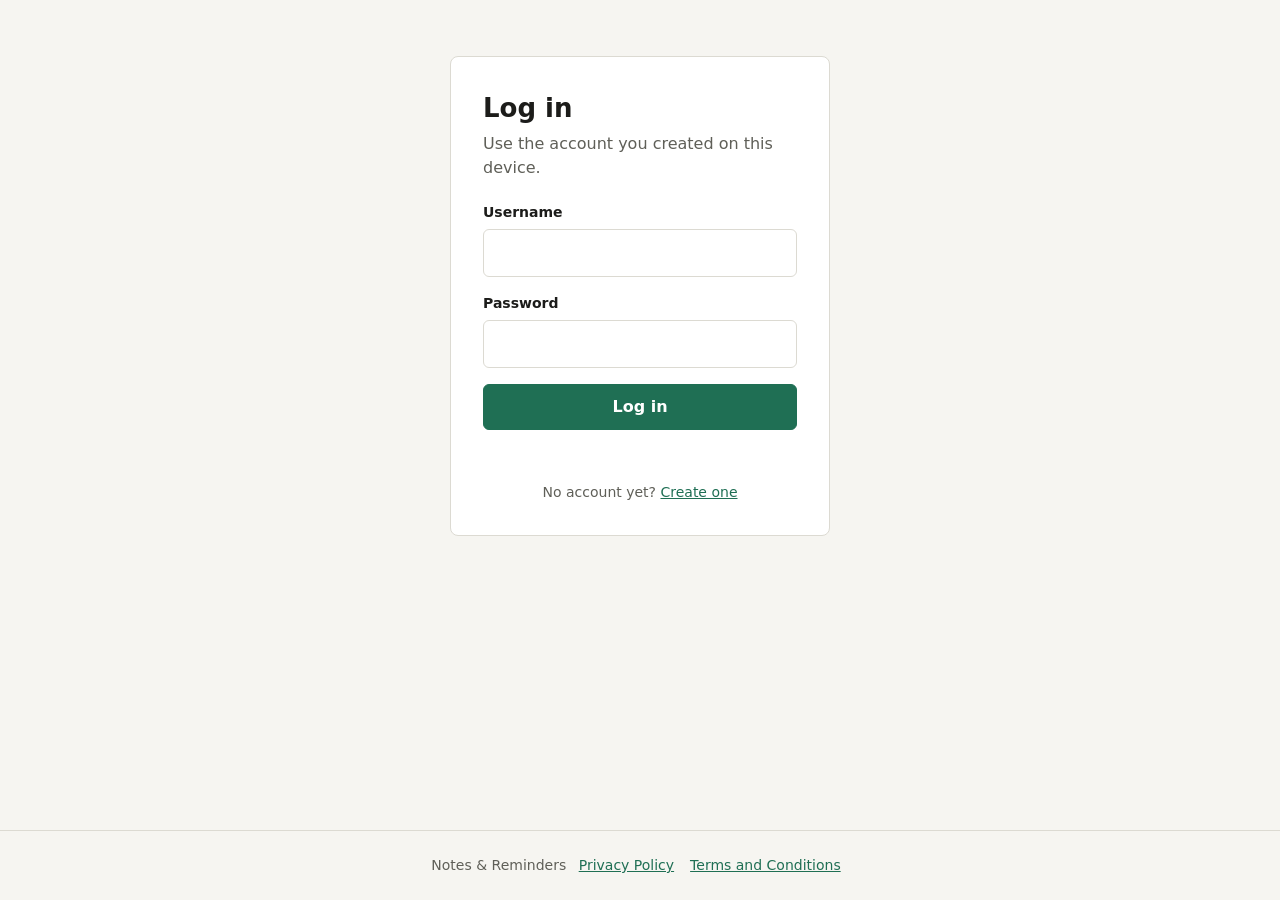
<file: index.html>
<!DOCTYPE html>
<html lang="en">
<head>
<meta charset="UTF-8">
<meta name="viewport" content="width=device-width, initial-scale=1.0">
<title>Notes & Reminders</title>
<link rel="icon" href="favicon.svg" type="image/svg+xml">
<link rel="stylesheet" href="style.css">
</head>
<body data-protected="true">
<header>
  <span class="brand">Notes &amp; Reminders</span>
  <div class="user-section">
    <span id="userGreeting"></span>
    <button class="btn ghost small" onclick="logoutUser()">Log out</button>
  </div>
</header>
<main class="container">
  <section class="welcome">
    <h1>Hello, <span id="dashboardUsername"></span></h1>
    <p id="currentDate"></p>
  </section>
  <section class="stats" aria-label="Summary">
    <div class="stat"><strong id="totalNotes">0</strong><span>Notes</span></div>
    <div class="stat"><strong id="totalReminders">0</strong><span>Reminders</span></div>
    <div class="stat"><strong id="completedReminders">0</strong><span>Completed</span></div>
  </section>
  <section class="section">
    <div class="section-header">
      <div><h2>Notes</h2><p>Write things down and search them.</p></div>
      <button class="btn" onclick="openNoteForm()">Add note</button>
    </div>
    <label for="searchNotes">Search notes</label>
    <input type="search" id="searchNotes" oninput="displayNotes()">
    <div id="notesContainer" class="cards"></div>
  </section>
  <section class="section">
    <div class="section-header">
      <div><h2>Reminders</h2><p>Tasks with a date and time.</p></div>
      <button class="btn" onclick="openReminderForm()">Add reminder</button>
    </div>
    <div id="remindersContainer" class="cards"></div>
  </section>
</main>
<div id="noteModal" class="modal" role="dialog" aria-modal="true" aria-labelledby="noteFormTitle">
  <div class="modal-content">
    <button class="close" onclick="closeNoteForm()" aria-label="Close">&times;</button>
    <h2 id="noteFormTitle">Add note</h2>
    <label for="noteTitle">Title</label>
    <input type="text" id="noteTitle">
    <label for="noteContent">Note</label>
    <textarea id="noteContent" rows="6"></textarea>
    <button class="btn" onclick="saveNote()">Save note</button>
  </div>
</div>
<div id="reminderModal" class="modal" role="dialog" aria-modal="true" aria-labelledby="reminderFormTitle">
  <div class="modal-content">
    <button class="close" onclick="closeReminderForm()" aria-label="Close">&times;</button>
    <h2 id="reminderFormTitle">Add reminder</h2>
    <label for="reminderTitle">Title</label>
    <input type="text" id="reminderTitle">
    <label for="reminderDescription">Description</label>
    <textarea id="reminderDescription" rows="3"></textarea>
    <label for="reminderDate">Date</label>
    <input type="date" id="reminderDate">
    <label for="reminderTime">Time</label>
    <input type="time" id="reminderTime">
    <button class="btn" onclick="saveReminder()">Save reminder</button>
  </div>
</div>
<footer><p>Notes &amp; Reminders <a href="privacy.html">Privacy Policy</a><a href="terms.html">Terms and Conditions</a></p></footer>
<script src="script.js"></script>
</body>
</html>
</file>
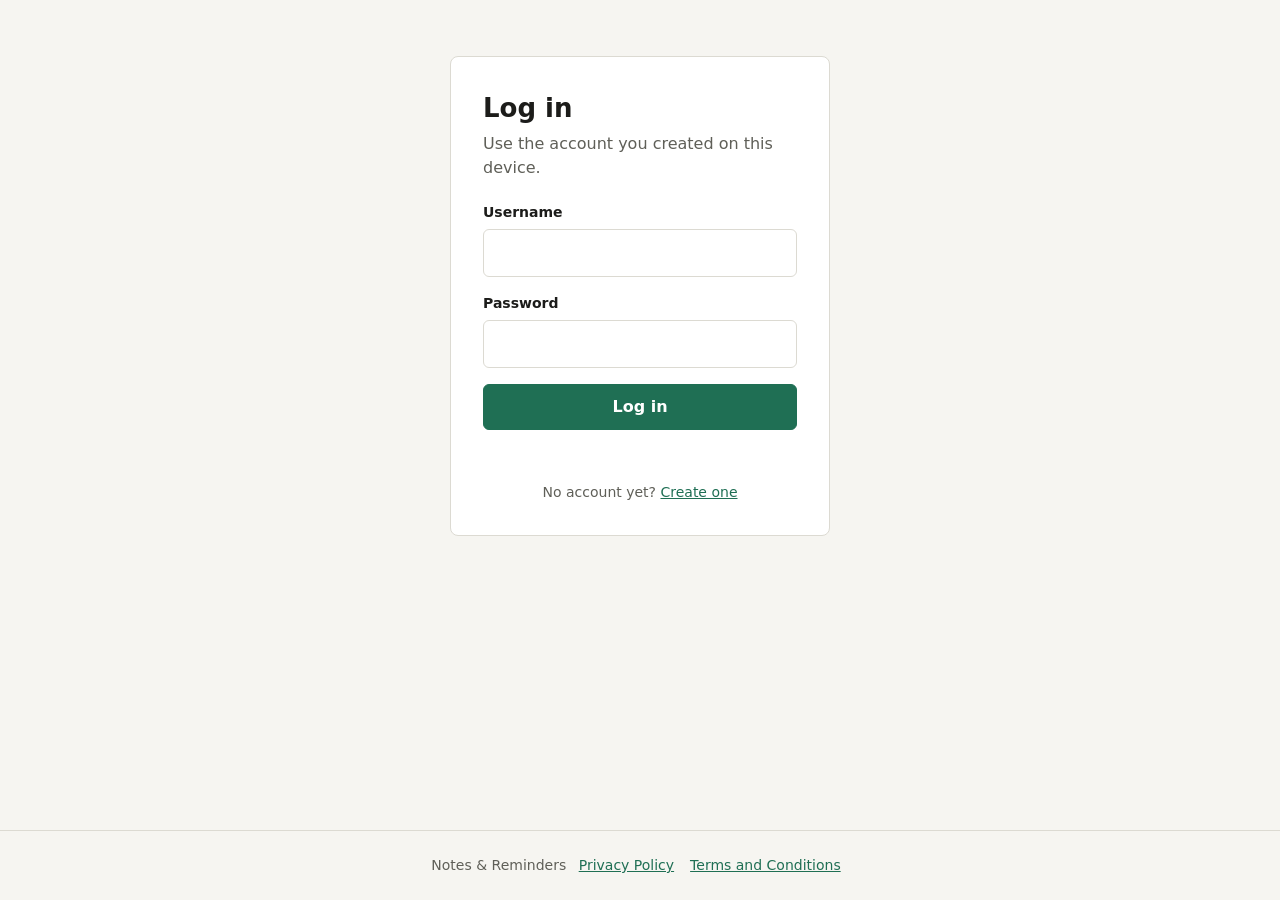
<file: login.html>
<!DOCTYPE html>
<html lang="en">
<head>
<meta charset="UTF-8">
<meta name="viewport" content="width=device-width, initial-scale=1.0">
<title>Log in | Notes & Reminders</title>
<link rel="icon" href="favicon.svg" type="image/svg+xml">
<link rel="stylesheet" href="style.css">
</head>
<body>
<main class="auth">
  <div class="auth-box">
    <h1>Log in</h1>
    <p class="sub">Use the account you created on this device.</p>
    <form onsubmit="loginUser(event)">
      <label for="username">Username</label>
      <input type="text" id="username" autocomplete="username" required>
      <label for="password">Password</label>
      <input type="password" id="password" autocomplete="current-password" required>
      <button type="submit" class="btn block">Log in</button>
    </form>
    <p id="loginMessage" class="message" role="alert"></p>
    <p class="alt">No account yet? <a href="register.html">Create one</a></p>
  </div>
</main>
<footer><p>Notes &amp; Reminders <a href="privacy.html">Privacy Policy</a><a href="terms.html">Terms and Conditions</a></p></footer>
<script src="script.js"></script>
</body>
</html>
</file>
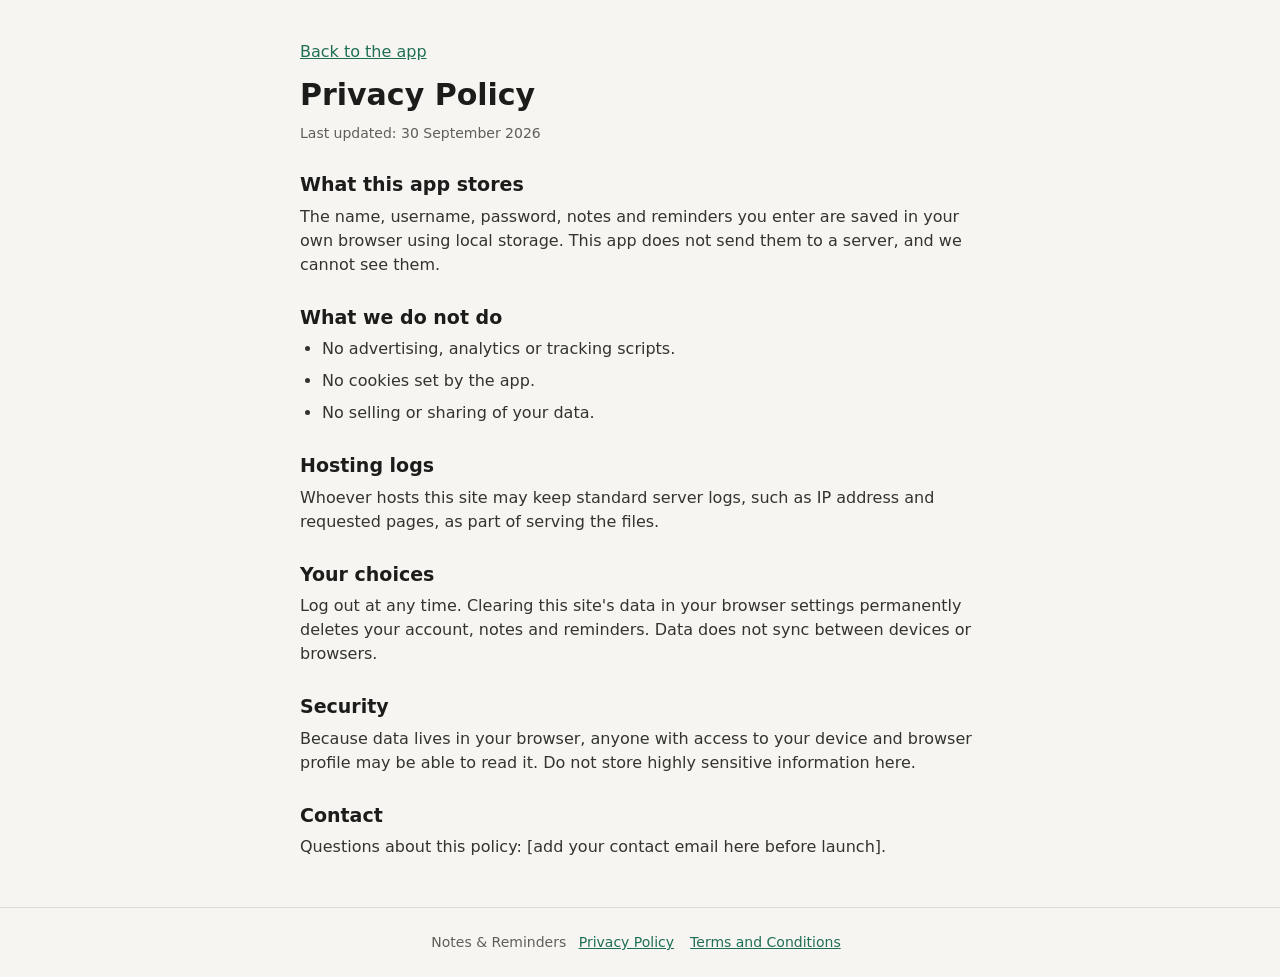
<file: privacy.html>
<!DOCTYPE html>
<html lang="en">
<head>
<meta charset="UTF-8">
<meta name="viewport" content="width=device-width, initial-scale=1.0">
<title>Privacy Policy | Notes & Reminders</title>
<link rel="icon" href="favicon.svg" type="image/svg+xml">
<link rel="stylesheet" href="style.css">
</head>
<body>
<main class="legal">
  <p><a href="login.html">Back to the app</a></p>
  <h1>Privacy Policy</h1>
  <p class="updated">Last updated: 30 September 2026</p>
  <h2>What this app stores</h2>
  <p>The name, username, password, notes and reminders you enter are saved in your own browser using local storage. This app does not send them to a server, and we cannot see them.</p>
  <h2>What we do not do</h2>
  <ul>
    <li>No advertising, analytics or tracking scripts.</li>
    <li>No cookies set by the app.</li>
    <li>No selling or sharing of your data.</li>
  </ul>
  <h2>Hosting logs</h2>
  <p>Whoever hosts this site may keep standard server logs, such as IP address and requested pages, as part of serving the files.</p>
  <h2>Your choices</h2>
  <p>Log out at any time. Clearing this site's data in your browser settings permanently deletes your account, notes and reminders. Data does not sync between devices or browsers.</p>
  <h2>Security</h2>
  <p>Because data lives in your browser, anyone with access to your device and browser profile may be able to read it. Do not store highly sensitive information here.</p>
  <h2>Contact</h2>
  <p>Questions about this policy: [add your contact email here before launch].</p>
</main>
<footer><p>Notes &amp; Reminders <a href="privacy.html">Privacy Policy</a><a href="terms.html">Terms and Conditions</a></p></footer>
</body>
</html>
</file>
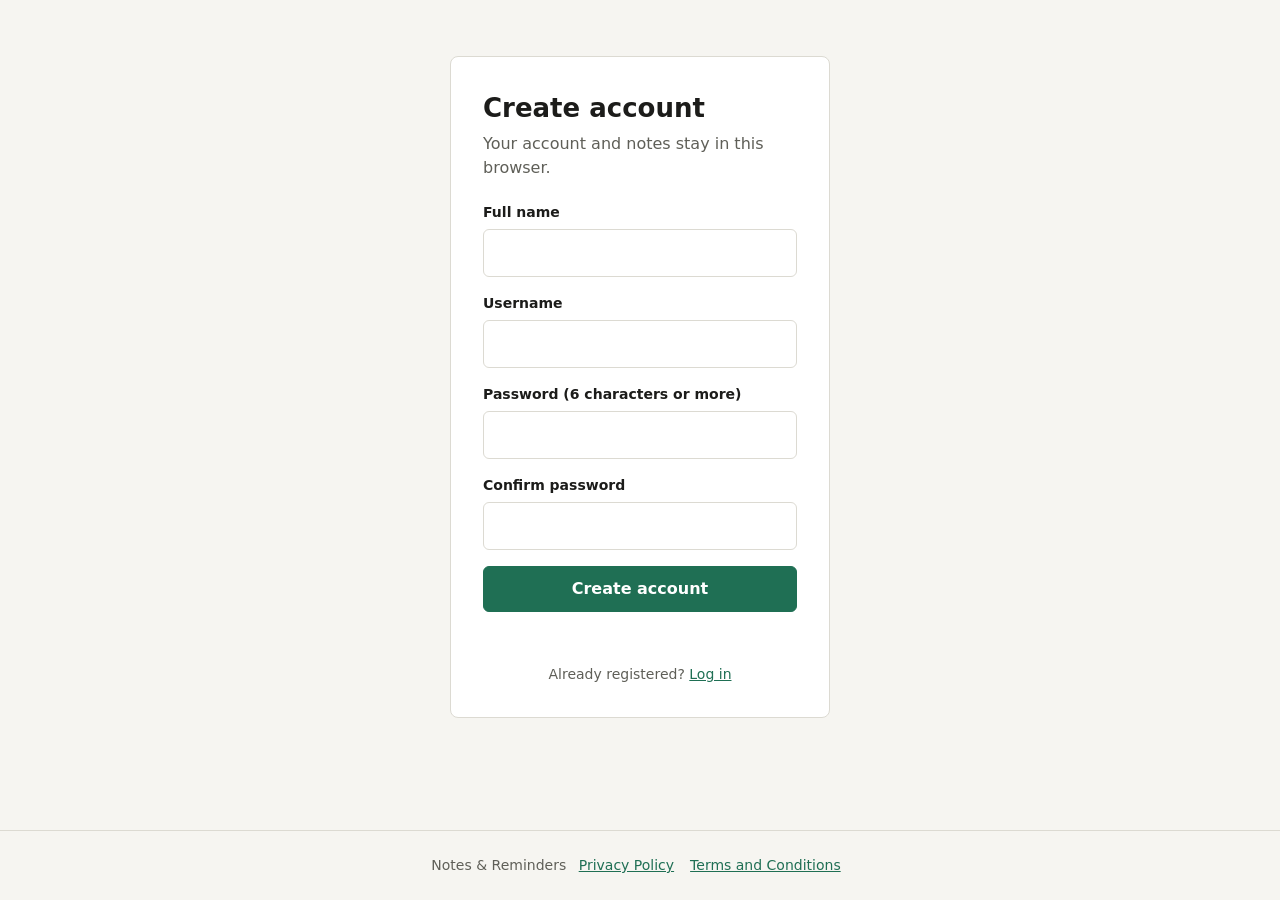
<file: register.html>
<!DOCTYPE html>
<html lang="en">
<head>
<meta charset="UTF-8">
<meta name="viewport" content="width=device-width, initial-scale=1.0">
<title>Create account | Notes & Reminders</title>
<link rel="icon" href="favicon.svg" type="image/svg+xml">
<link rel="stylesheet" href="style.css">
</head>
<body>
<main class="auth">
  <div class="auth-box">
    <h1>Create account</h1>
    <p class="sub">Your account and notes stay in this browser.</p>
    <form onsubmit="registerUser(event)">
      <label for="registerName">Full name</label>
      <input type="text" id="registerName" autocomplete="name" required>
      <label for="registerUsername">Username</label>
      <input type="text" id="registerUsername" autocomplete="username" required>
      <label for="registerPassword">Password (6 characters or more)</label>
      <input type="password" id="registerPassword" autocomplete="new-password" required>
      <label for="confirmPassword">Confirm password</label>
      <input type="password" id="confirmPassword" autocomplete="new-password" required>
      <button type="submit" class="btn block">Create account</button>
    </form>
    <p id="registerMessage" class="message" role="alert"></p>
    <p class="alt">Already registered? <a href="login.html">Log in</a></p>
  </div>
</main>
<footer><p>Notes &amp; Reminders <a href="privacy.html">Privacy Policy</a><a href="terms.html">Terms and Conditions</a></p></footer>
<script src="script.js"></script>
</body>
</html>
</file>
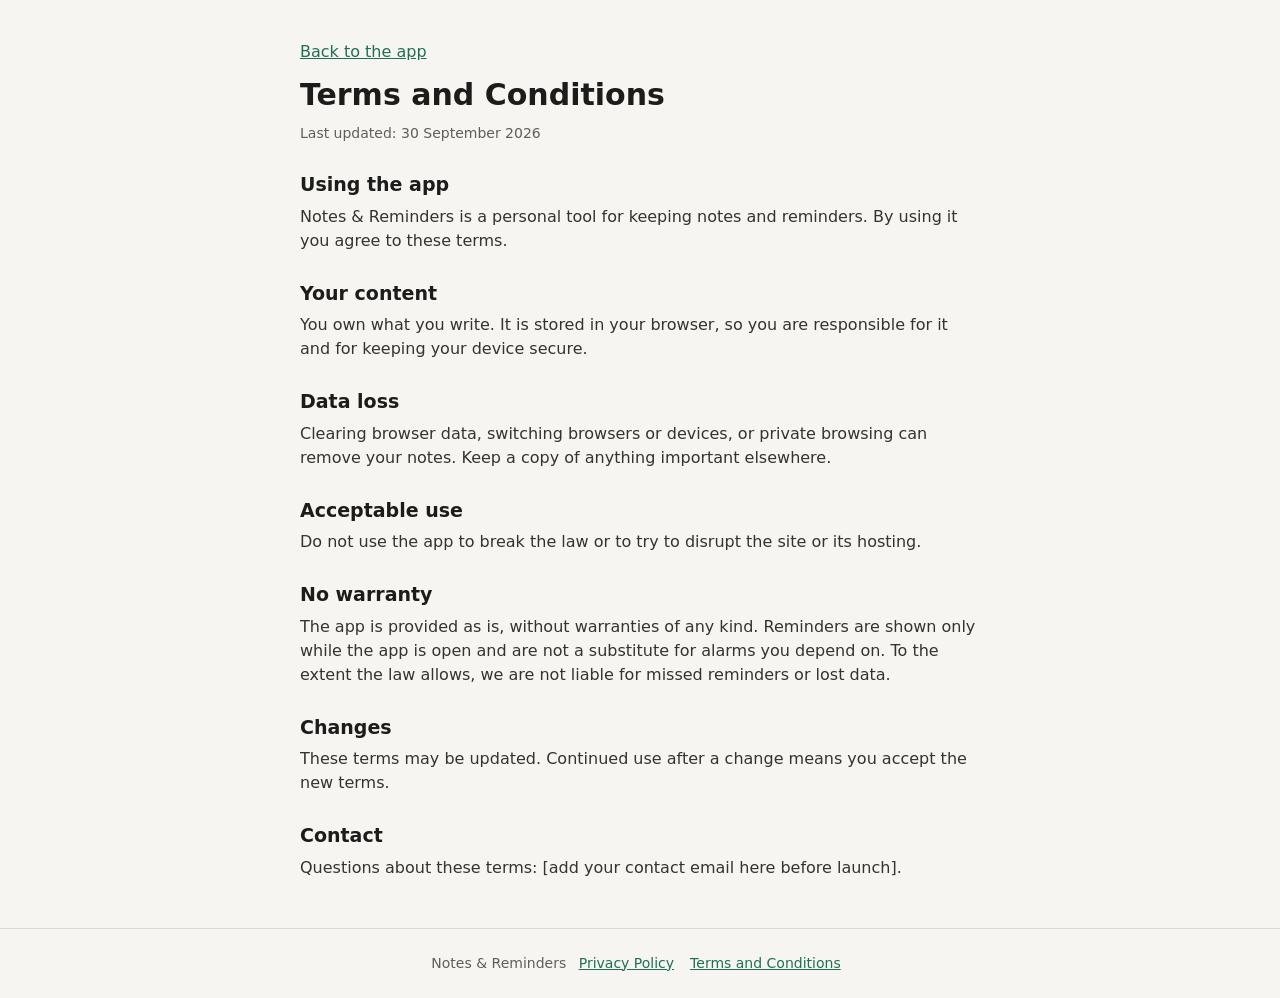
<file: terms.html>
<!DOCTYPE html>
<html lang="en">
<head>
<meta charset="UTF-8">
<meta name="viewport" content="width=device-width, initial-scale=1.0">
<title>Terms and Conditions | Notes & Reminders</title>
<link rel="icon" href="favicon.svg" type="image/svg+xml">
<link rel="stylesheet" href="style.css">
</head>
<body>
<main class="legal">
  <p><a href="login.html">Back to the app</a></p>
  <h1>Terms and Conditions</h1>
  <p class="updated">Last updated: 30 September 2026</p>
  <h2>Using the app</h2>
  <p>Notes &amp; Reminders is a personal tool for keeping notes and reminders. By using it you agree to these terms.</p>
  <h2>Your content</h2>
  <p>You own what you write. It is stored in your browser, so you are responsible for it and for keeping your device secure.</p>
  <h2>Data loss</h2>
  <p>Clearing browser data, switching browsers or devices, or private browsing can remove your notes. Keep a copy of anything important elsewhere.</p>
  <h2>Acceptable use</h2>
  <p>Do not use the app to break the law or to try to disrupt the site or its hosting.</p>
  <h2>No warranty</h2>
  <p>The app is provided as is, without warranties of any kind. Reminders are shown only while the app is open and are not a substitute for alarms you depend on. To the extent the law allows, we are not liable for missed reminders or lost data.</p>
  <h2>Changes</h2>
  <p>These terms may be updated. Continued use after a change means you accept the new terms.</p>
  <h2>Contact</h2>
  <p>Questions about these terms: [add your contact email here before launch].</p>
</main>
<footer><p>Notes &amp; Reminders <a href="privacy.html">Privacy Policy</a><a href="terms.html">Terms and Conditions</a></p></footer>
</body>
</html>
</file>
<file: style.css>
*{margin:0;padding:0;box-sizing:border-box}
:root{--bg:#f6f5f1;--surface:#fff;--ink:#1c1c1a;--muted:#5f5f58;--line:#dcdad2;--accent:#1f6f54;--accent-dark:#175540;--danger:#b3261e;--warn:#8a5200}
body{font-family:system-ui,-apple-system,"Segoe UI",Roboto,sans-serif;background:var(--bg);color:var(--ink);line-height:1.5;min-height:100vh;display:flex;flex-direction:column}
main{flex:1}
a{color:var(--accent)}
button,input,textarea{font:inherit}
:focus-visible{outline:3px solid var(--accent);outline-offset:2px}
label{display:block;font-size:14px;font-weight:600;margin-bottom:6px}
input,textarea{width:100%;padding:11px 12px;border:1px solid var(--line);border-radius:6px;background:var(--surface);color:var(--ink);margin-bottom:16px}
textarea{resize:vertical}
.btn{background:var(--accent);color:#fff;border:1px solid var(--accent);padding:10px 18px;border-radius:6px;font-weight:600;cursor:pointer}
.btn:hover{background:var(--accent-dark)}
.btn.block{width:100%}
.btn.ghost{background:transparent;color:var(--ink);border-color:var(--line)}
.btn.ghost:hover{background:#ecebe5}
.btn.small{padding:6px 12px;font-size:14px}
.btn.danger{background:transparent;color:var(--danger);border-color:var(--line)}
.btn.danger:hover{background:#fbeceb}

header{background:var(--surface);border-bottom:1px solid var(--line);padding:14px 6%;display:flex;justify-content:space-between;align-items:center;gap:12px}
.brand{font-weight:700;font-size:19px}
.user-section{display:flex;align-items:center;gap:14px}
#userGreeting{font-size:14px;color:var(--muted)}

.container{width:88%;max-width:1100px;margin:0 auto;padding:32px 0 48px}
.welcome h1{font-size:30px;margin-bottom:4px}
.welcome p{color:var(--muted)}
.stats{display:grid;grid-template-columns:repeat(3,1fr);gap:16px;margin:24px 0 32px}
.stat{background:var(--surface);border:1px solid var(--line);border-radius:8px;padding:18px}
.stat strong{display:block;font-size:28px;line-height:1.2}
.stat span{color:var(--muted);font-size:14px}

.section{background:var(--surface);border:1px solid var(--line);border-radius:8px;padding:24px;margin-bottom:28px}
.section-header{display:flex;justify-content:space-between;align-items:center;gap:16px;margin-bottom:18px}
.section-header h2{font-size:21px}
.section-header p{color:var(--muted);font-size:14px}
.cards{display:grid;grid-template-columns:repeat(auto-fill,minmax(260px,1fr));gap:16px}
.card{border:1px solid var(--line);border-radius:8px;padding:18px;display:flex;flex-direction:column;justify-content:space-between;gap:14px;background:#fcfcfa}
.card h3{font-size:17px;margin-bottom:6px}
.card p{color:var(--muted);font-size:14.5px;white-space:pre-wrap;overflow-wrap:anywhere}
.card-date{font-size:13px;color:var(--muted);margin-bottom:10px}
.card-buttons{display:flex;gap:8px;flex-wrap:wrap}
.status{display:inline-block;font-size:12px;font-weight:700;padding:2px 8px;border-radius:4px;margin-bottom:8px;border:1px solid var(--line)}
.status.completed{color:var(--accent)}
.status.overdue{color:var(--danger)}
.status.upcoming{color:var(--warn)}
.empty{color:var(--muted)}

.modal{display:none;position:fixed;inset:0;background:rgba(28,28,26,.5);justify-content:center;align-items:center;padding:20px;z-index:100}
.modal.show{display:flex}
.modal-content{background:var(--surface);border-radius:8px;width:100%;max-width:480px;padding:28px;position:relative;max-height:100%;overflow:auto}
.modal-content h2{margin-bottom:18px}
.close{position:absolute;top:12px;right:12px;background:none;border:none;font-size:26px;line-height:1;cursor:pointer;color:var(--muted);padding:4px 10px}

.auth{max-width:420px;margin:0 auto;padding:56px 20px}
.auth-box{background:var(--surface);border:1px solid var(--line);border-radius:8px;padding:32px}
.auth-box h1{font-size:26px;margin-bottom:4px}
.auth-box .sub{color:var(--muted);margin-bottom:22px}
.message{margin-top:14px;font-size:14px;color:var(--danger);min-height:1.4em}
.message.ok{color:var(--accent)}
.alt{margin-top:18px;font-size:14px;color:var(--muted);text-align:center}

.legal{max-width:720px;margin:0 auto;padding:40px 20px}
.legal h1{font-size:30px;margin-bottom:6px}
.legal h2{font-size:19px;margin:26px 0 6px}
.legal p,.legal li{color:#33332f;margin-bottom:8px}
.legal ul{padding-left:22px}
.legal .updated{color:var(--muted);font-size:14px}

.toast-container{position:fixed;bottom:20px;right:20px;display:flex;flex-direction:column;gap:8px;z-index:200}
.toast{background:var(--ink);color:#fff;padding:11px 16px;border-radius:6px;font-size:14px;min-width:220px}
.toast.danger{background:var(--danger)}

footer{text-align:center;padding:24px;color:var(--muted);font-size:14px;border-top:1px solid var(--line)}
footer a{margin:0 8px}

@media (max-width:700px){.stats{grid-template-columns:1fr}.section-header{flex-direction:column;align-items:flex-start}}
</file>
